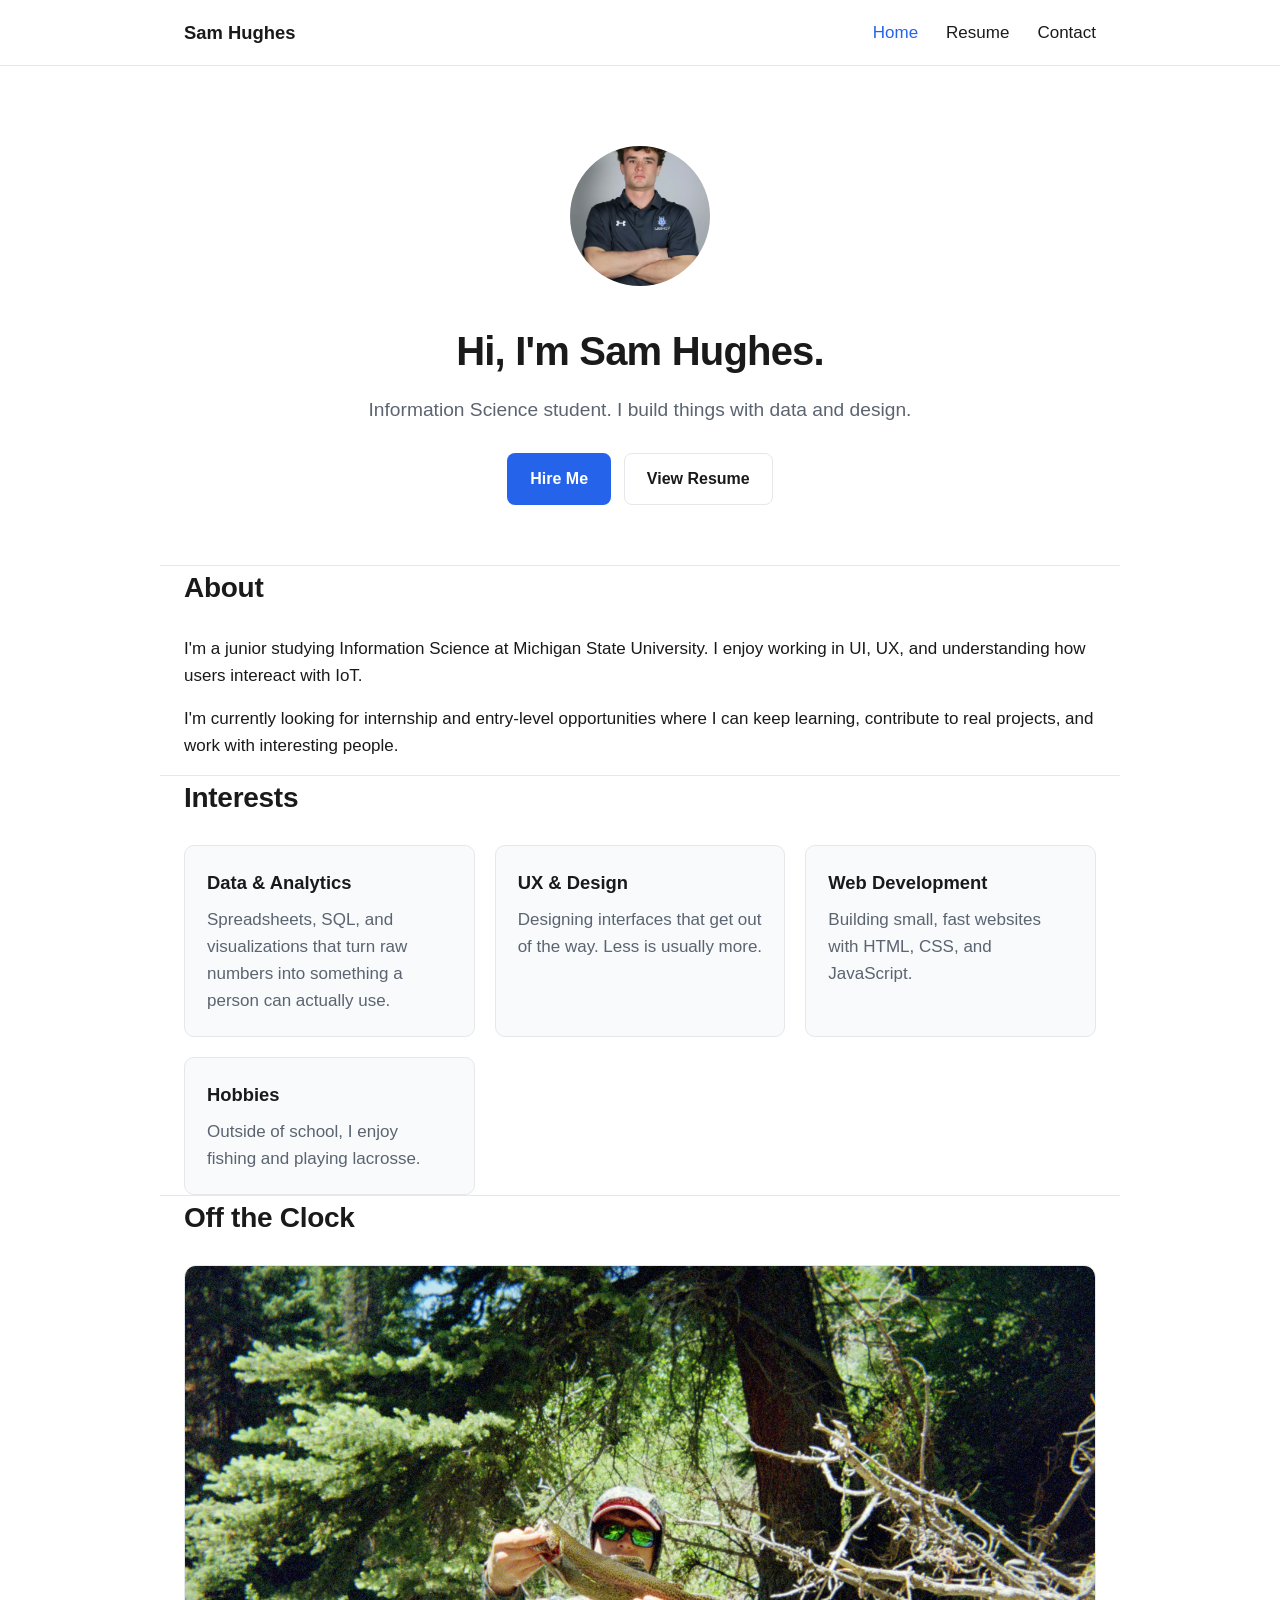
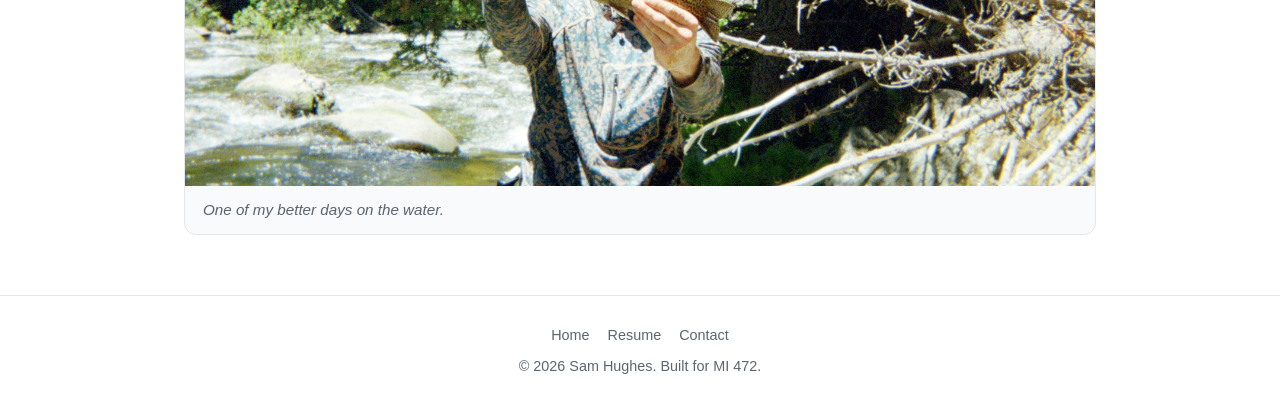
<file: index.html>
<!DOCTYPE html>
<html lang="en">
<head>
  <meta charset="UTF-8" />
  <meta name="viewport" content="width=device-width, initial-scale=1.0" />
  <title>Sam Hughes — Information Science Student</title>
  <meta name="description" content="Sam Hughes — Information Science student building data-driven projects and looking for internship opportunities." />
  <link rel="stylesheet" href="styles.css" />
</head>
<body>
  <header class="site-header">
    <nav class="nav" aria-label="Main navigation">
      <a class="brand" href="index.html">Sam Hughes</a>
      <button class="nav-toggle" aria-expanded="false" aria-controls="nav-links">Menu</button>
      <ul class="nav-links" id="nav-links">
        <li><a href="index.html" class="active">Home</a></li>
        <li><a href="resume.html">Resume</a></li>
        <li><a href="contact.html">Contact</a></li>
      </ul>
    </nav>
  </header>

  <main>
    <section class="hero container">
      <img class="avatar" src="headshot.jpg" alt="Headshot of Sam Hughes" />
      <h1>Hi, I'm Sam Hughes.</h1>
      <p class="tagline">Information Science student. I build things with data and design.</p>
      <a class="btn btn-primary" href="contact.html">Hire Me</a>
      <a class="btn btn-secondary" href="resume.html">View Resume</a>
    </section>

    <section class="container" id="about">
      <h2>About</h2>
      <p>
        I'm a junior studying Information Science at Michigan State University. I enjoy working in UI, UX, and understanding how users intereact with IoT. 
      </p>
      <p>
        I'm currently looking for internship and entry-level opportunities where I can keep
        learning, contribute to real projects, and work with interesting people.
      </p>
    </section>

    <section class="container" id="interests">
      <h2>Interests</h2>
      <div class="grid">
        <div class="card">
          <h3>Data &amp; Analytics</h3>
          <p>Spreadsheets, SQL, and visualizations that turn raw numbers into something a person can actually use.</p>
        </div>
        <div class="card">
          <h3>UX &amp; Design</h3>
          <p>Designing interfaces that get out of the way. Less is usually more.</p>
        </div>
        <div class="card">
          <h3>Web Development</h3>
          <p>Building small, fast websites with HTML, CSS, and JavaScript.</p>
        </div>
        <div class="card">
          <h3>Hobbies</h3>
          <p>Outside of school, I enjoy fishing and playing lacrosse.</p>
        </div>
      </div>
    </section>

    <section class="container" id="off-the-clock">
      <h2>Off the Clock</h2>
      <figure class="feature-photo">
        <img src="fish.JPG" alt="Sam Hughes holding a fish caught while out fishing" />
        <figcaption>One of my better days on the water.</figcaption>
      </figure>
    </section>
  </main>

  <footer class="site-footer">
    <div class="footer-links">
      <a href="index.html">Home</a>
      <a href="resume.html">Resume</a>
      <a href="contact.html">Contact</a>
    </div>
    <div>&copy; <span id="year"></span> Sam Hughes. Built for MI 472.</div>
  </footer>

  <script src="script.js"></script>
</body>
</html>
</file>
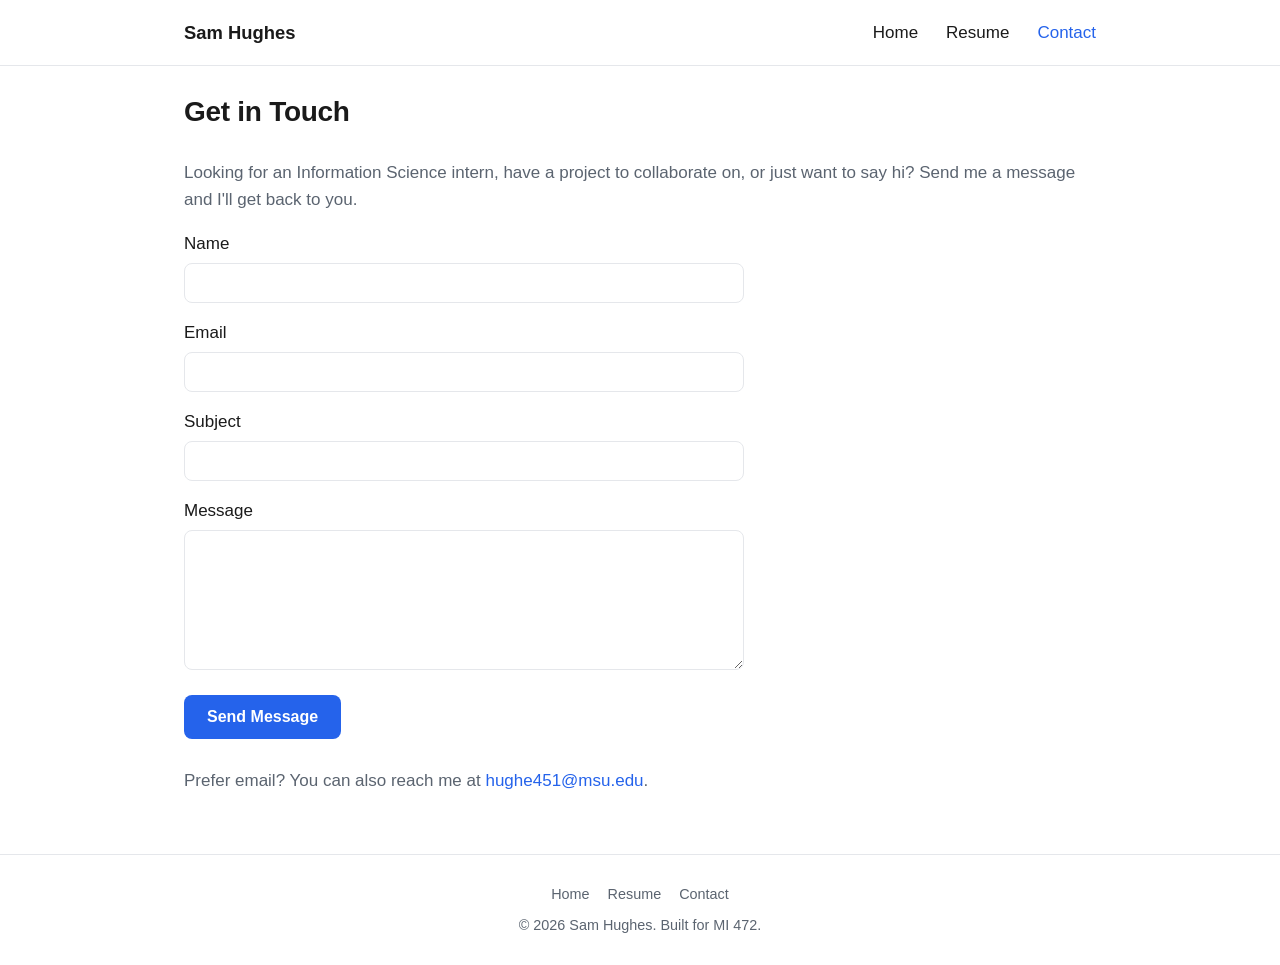
<file: contact.html>
<!DOCTYPE html>
<html lang="en">
<head>
  <meta charset="UTF-8" />
  <meta name="viewport" content="width=device-width, initial-scale=1.0" />
  <title>Contact — Sam Hughes</title>
  <meta name="description" content="Get in touch with Sam Hughes about internship opportunities, projects, or collaborations." />
  <link rel="stylesheet" href="styles.css" />
</head>
<body>
  <header class="site-header">
    <nav class="nav" aria-label="Main navigation">
      <a class="brand" href="index.html">Sam Hughes</a>
      <button class="nav-toggle" aria-expanded="false" aria-controls="nav-links">Menu</button>
      <ul class="nav-links" id="nav-links">
        <li><a href="index.html">Home</a></li>
        <li><a href="resume.html">Resume</a></li>
        <li><a href="contact.html" class="active">Contact</a></li>
      </ul>
    </nav>
  </header>

  <main>
    <section class="container">
      <h2 style="margin-top: 24px;">Get in Touch</h2>
      <p style="color: var(--muted);">
        Looking for an Information Science intern, have a project to collaborate on, or just want to say hi?
        Send me a message and I'll get back to you.
      </p>

      <!--
        Contact form powered by Formspree (free for up to 50 submissions/month).
        TO ACTIVATE:
        1. Go to https://formspree.io and sign up with your email.
        2. Create a new form. Formspree will give you an endpoint like:
           https://formspree.io/f/abcdwxyz
        3. Replace YOUR_FORM_ID below with the ID part (e.g., abcdwxyz).
      -->
      <form class="form" action="https://formspree.io/f/mvzbblak" method="POST">
        <div>
          <label for="name">Name</label>
          <input id="name" name="name" type="text" required autocomplete="name" />
        </div>
        <div>
          <label for="email">Email</label>
          <input id="email" name="email" type="email" required autocomplete="email" />
        </div>
        <div>
          <label for="subject">Subject</label>
          <input id="subject" name="subject" type="text" required />
        </div>
        <div>
          <label for="message">Message</label>
          <textarea id="message" name="message" required></textarea>
        </div>
        <!-- Honeypot field to reduce spam (hidden from real users) -->
        <input type="text" name="_gotcha" style="display:none" tabindex="-1" autocomplete="off" />
        <div>
          <button class="btn btn-primary" type="submit">Send Message</button>
        </div>
      </form>

      <div class="contact-alt">
        <p>Prefer email? You can also reach me at <a href="mailto:hello@example.com">hughe451@msu.edu</a>.</p>
      </div>
    </section>
  </main>

  <footer class="site-footer">
    <div class="footer-links">
      <a href="index.html">Home</a>
      <a href="resume.html">Resume</a>
      <a href="contact.html">Contact</a>
    </div>
    <div>&copy; <span id="year"></span> Sam Hughes. Built for MI 472.</div>
  </footer>

  <script src="script.js"></script>
</body>
</html>
</file>
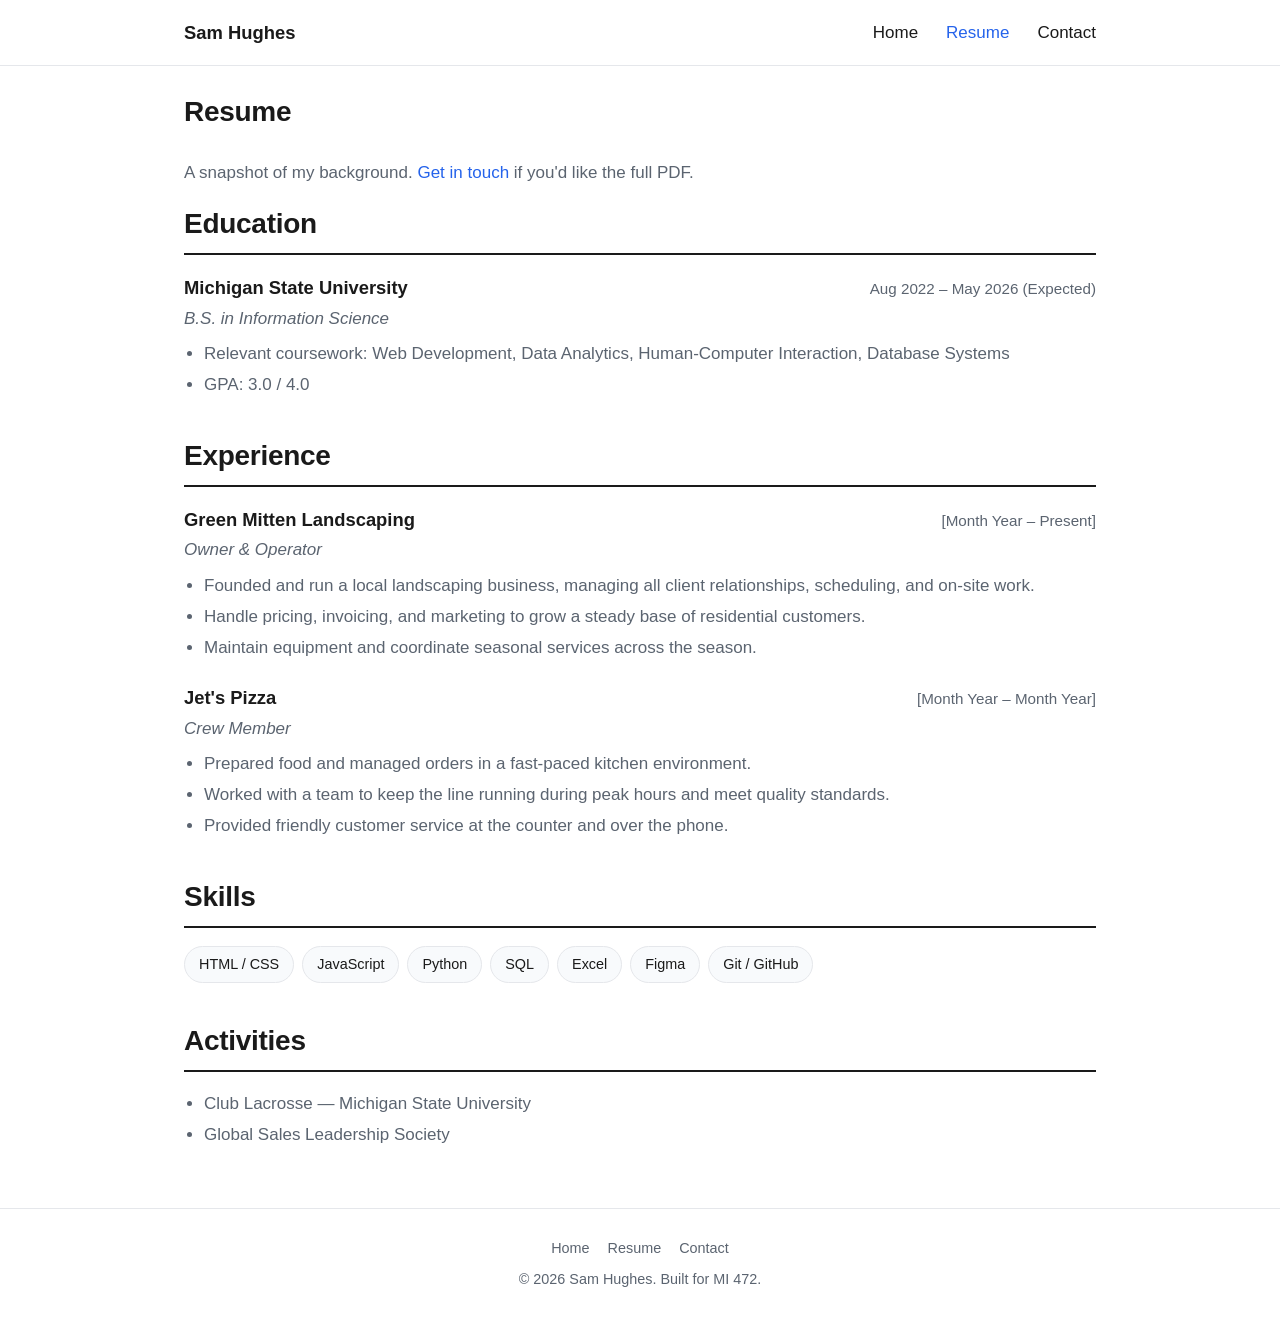
<file: resume.html>
<!DOCTYPE html>
<html lang="en">
<head>
  <meta charset="UTF-8" />
  <meta name="viewport" content="width=device-width, initial-scale=1.0" />
  <title>Resume — Sam Hughes</title>
  <meta name="description" content="Sam Hughes — resume, education, experience, and skills." />
  <link rel="stylesheet" href="styles.css" />
</head>
<body>
  <header class="site-header">
    <nav class="nav" aria-label="Main navigation">
      <a class="brand" href="index.html">Sam Hughes</a>
      <button class="nav-toggle" aria-expanded="false" aria-controls="nav-links">Menu</button>
      <ul class="nav-links" id="nav-links">
        <li><a href="index.html">Home</a></li>
        <li><a href="resume.html" class="active">Resume</a></li>
        <li><a href="contact.html">Contact</a></li>
      </ul>
    </nav>
  </header>

  <main>
    <section class="container">
      <h2 style="margin-top: 24px;">Resume</h2>
      <p style="color: var(--muted);">A snapshot of my background. <a href="contact.html">Get in touch</a> if you'd like the full PDF.</p>

      <div class="resume-section">
        <h2>Education</h2>
        <div class="resume-item">
          <div class="resume-item-header">
            <h3>Michigan State University</h3>
            <span class="meta">Aug 2022 – May 2026 (Expected)</span>
          </div>
          <p class="role">B.S. in Information Science</p>
          <ul>
            <li>Relevant coursework: Web Development, Data Analytics, Human-Computer Interaction, Database Systems</li>
            <li>GPA: 3.0 / 4.0</li>
          </ul>
        </div>
      </div>

      <div class="resume-section">
        <h2>Experience</h2>

        <div class="resume-item">
          <div class="resume-item-header">
            <h3>Green Mitten Landscaping</h3>
            <span class="meta">[Month Year – Present]</span>
          </div>
          <p class="role">Owner &amp; Operator</p>
          <ul>
            <li>Founded and run a local landscaping business, managing all client relationships, scheduling, and on-site work.</li>
            <li>Handle pricing, invoicing, and marketing to grow a steady base of residential customers.</li>
            <li>Maintain equipment and coordinate seasonal services across the season.</li>
          </ul>
        </div>

        <div class="resume-item">
          <div class="resume-item-header">
            <h3>Jet's Pizza</h3>
            <span class="meta">[Month Year – Month Year]</span>
          </div>
          <p class="role">Crew Member</p>
          <ul>
            <li>Prepared food and managed orders in a fast-paced kitchen environment.</li>
            <li>Worked with a team to keep the line running during peak hours and meet quality standards.</li>
            <li>Provided friendly customer service at the counter and over the phone.</li>
          </ul>
        </div>
      </div>

      <div class="resume-section">
        <h2>Skills</h2>
        <div class="skills">
          <span class="skill-tag">HTML / CSS</span>
          <span class="skill-tag">JavaScript</span>
          <span class="skill-tag">Python</span>
          <span class="skill-tag">SQL</span>
          <span class="skill-tag">Excel</span>
          <span class="skill-tag">Figma</span>
          <span class="skill-tag">Git / GitHub</span>
        </div>
      </div>

      <div class="resume-section">
        <h2>Activities</h2>
        <div class="resume-item">
          <ul>
            <li>Club Lacrosse — Michigan State University</li>
            <li>Global Sales Leadership Society</li>
          </ul>
        </div>
      </div>
    </section>
  </main>

  <footer class="site-footer">
    <div class="footer-links">
      <a href="index.html">Home</a>
      <a href="resume.html">Resume</a>
      <a href="contact.html">Contact</a>
    </div>
    <div>&copy; <span id="year"></span> Sam Hughes. Built for MI 472.</div>
  </footer>

  <script src="script.js"></script>
</body>
</html>
</file>
<file: styles.css>
:root {
  --bg: #ffffff;
  --text: #1a1a1a;
  --muted: #5b6470;
  --accent: #2563eb;
  --accent-hover: #1d4ed8;
  --border: #e5e7eb;
  --surface: #f8fafc;
  --max-width: 960px;
}

* { box-sizing: border-box; }

html { scroll-behavior: smooth; }

body {
  margin: 0;
  font-family: -apple-system, BlinkMacSystemFont, "Segoe UI", Roboto, "Helvetica Neue", Arial, sans-serif;
  font-size: 17px;
  line-height: 1.6;
  color: var(--text);
  background: var(--bg);
  -webkit-font-smoothing: antialiased;
}

a {
  color: var(--accent);
  text-decoration: none;
}
a:hover { color: var(--accent-hover); text-decoration: underline; }

.container {
  max-width: var(--max-width);
  margin: 0 auto;
  padding: 0 24px;
}

/* Header / Nav */
.site-header {
  border-bottom: 1px solid var(--border);
  background: var(--bg);
  position: sticky;
  top: 0;
  z-index: 10;
}

.nav {
  display: flex;
  align-items: center;
  justify-content: space-between;
  padding: 18px 24px;
  max-width: var(--max-width);
  margin: 0 auto;
}

.brand {
  font-weight: 700;
  font-size: 1.15rem;
  color: var(--text);
}
.brand:hover { text-decoration: none; }

.nav-toggle {
  display: none;
  background: none;
  border: 1px solid var(--border);
  border-radius: 6px;
  padding: 6px 10px;
  font-size: 1rem;
  cursor: pointer;
}

.nav-links {
  display: flex;
  gap: 28px;
  list-style: none;
  margin: 0;
  padding: 0;
}

.nav-links a {
  color: var(--text);
  font-weight: 500;
}
.nav-links a.active {
  color: var(--accent);
}

/* Hero */
.hero {
  padding: 80px 0 60px;
  text-align: center;
}

.avatar {
  width: 140px;
  height: 140px;
  border-radius: 50%;
  background: linear-gradient(135deg, #2563eb, #7c3aed);
  color: white;
  display: inline-flex;
  align-items: center;
  justify-content: center;
  font-size: 2.4rem;
  font-weight: 600;
  margin-bottom: 24px;
  object-fit: cover;
  object-position: center;
}

.hero h1 {
  font-size: 2.5rem;
  margin: 0 0 12px;
  letter-spacing: -0.02em;
}

.hero .tagline {
  font-size: 1.2rem;
  color: var(--muted);
  margin: 0 0 28px;
}

.btn {
  display: inline-block;
  padding: 12px 22px;
  border-radius: 8px;
  font-weight: 600;
  border: 1px solid transparent;
  cursor: pointer;
  font-size: 1rem;
  transition: background 0.15s, border-color 0.15s;
}
.btn-primary {
  background: var(--accent);
  color: white;
}
.btn-primary:hover { background: var(--accent-hover); text-decoration: none; }
.btn-secondary {
  background: transparent;
  color: var(--text);
  border-color: var(--border);
  margin-left: 8px;
}
.btn-secondary:hover { background: var(--surface); text-decoration: none; }

/* Sections */
section {
  padding: 56px 0;
  border-top: 1px solid var(--border);
}
section:first-of-type { border-top: none; }

h2 {
  font-size: 1.75rem;
  margin: 0 0 24px;
  letter-spacing: -0.01em;
}

h3 {
  font-size: 1.15rem;
  margin: 0 0 4px;
}

p { margin: 0 0 16px; }

/* Interests grid */
.grid {
  display: grid;
  grid-template-columns: repeat(auto-fit, minmax(220px, 1fr));
  gap: 20px;
}

.card {
  border: 1px solid var(--border);
  border-radius: 10px;
  padding: 22px;
  background: var(--surface);
}

.card h3 { margin-bottom: 8px; }
.card p { color: var(--muted); margin: 0; }

/* Feature photo */
.feature-photo {
  margin: 0;
  border-radius: 12px;
  overflow: hidden;
  border: 1px solid var(--border);
  background: var(--surface);
}
.feature-photo img {
  display: block;
  width: 100%;
  height: auto;
  max-height: 520px;
  object-fit: cover;
}
.feature-photo figcaption {
  padding: 12px 18px;
  color: var(--muted);
  font-size: 0.95rem;
  font-style: italic;
}

/* Resume */
.resume-section { margin-bottom: 36px; }
.resume-section h2 {
  border-bottom: 2px solid var(--text);
  padding-bottom: 6px;
  margin-bottom: 18px;
}

.resume-item {
  margin-bottom: 22px;
}
.resume-item-header {
  display: flex;
  justify-content: space-between;
  flex-wrap: wrap;
  align-items: baseline;
}
.resume-item h3 { margin-bottom: 2px; }
.resume-item .meta {
  color: var(--muted);
  font-size: 0.95rem;
}
.resume-item .role {
  font-style: italic;
  color: var(--muted);
  margin: 0 0 8px;
}
.resume-item ul {
  margin: 6px 0 0;
  padding-left: 20px;
  color: var(--muted);
}
.resume-item li { margin-bottom: 4px; }

.skills {
  display: flex;
  flex-wrap: wrap;
  gap: 8px;
}
.skill-tag {
  background: var(--surface);
  border: 1px solid var(--border);
  border-radius: 999px;
  padding: 6px 14px;
  font-size: 0.9rem;
  color: var(--text);
}

/* Contact form */
.form {
  display: grid;
  gap: 16px;
  max-width: 560px;
}
.form label {
  font-weight: 500;
  display: block;
  margin-bottom: 6px;
}
.form input,
.form textarea {
  width: 100%;
  padding: 10px 12px;
  border: 1px solid var(--border);
  border-radius: 8px;
  font-size: 1rem;
  font-family: inherit;
  background: var(--bg);
  color: var(--text);
}
.form input:focus,
.form textarea:focus {
  outline: 2px solid var(--accent);
  outline-offset: 1px;
  border-color: var(--accent);
}
.form textarea { min-height: 140px; resize: vertical; }

.contact-alt {
  margin-top: 28px;
  color: var(--muted);
}

/* Footer */
.site-footer {
  border-top: 1px solid var(--border);
  padding: 28px 0;
  margin-top: 60px;
  text-align: center;
  color: var(--muted);
  font-size: 0.9rem;
}
.site-footer a { color: var(--muted); }
.footer-links {
  display: flex;
  justify-content: center;
  gap: 18px;
  margin-bottom: 8px;
  flex-wrap: wrap;
}

/* Mobile */
@media (max-width: 720px) {
  .nav-toggle { display: block; }
  .nav-links {
    display: none;
    position: absolute;
    top: 100%;
    left: 0;
    right: 0;
    background: var(--bg);
    border-bottom: 1px solid var(--border);
    flex-direction: column;
    gap: 0;
    padding: 8px 0;
  }
  .nav-links.open { display: flex; }
  .nav-links li { border-top: 1px solid var(--border); }
  .nav-links li:first-child { border-top: none; }
  .nav-links a {
    display: block;
    padding: 14px 24px;
  }

  .hero { padding: 50px 0 40px; }
  .hero h1 { font-size: 2rem; }
  .hero .tagline { font-size: 1.05rem; }

  section { padding: 40px 0; }
  h2 { font-size: 1.45rem; }

  .resume-item-header { flex-direction: column; }
}
</file>
